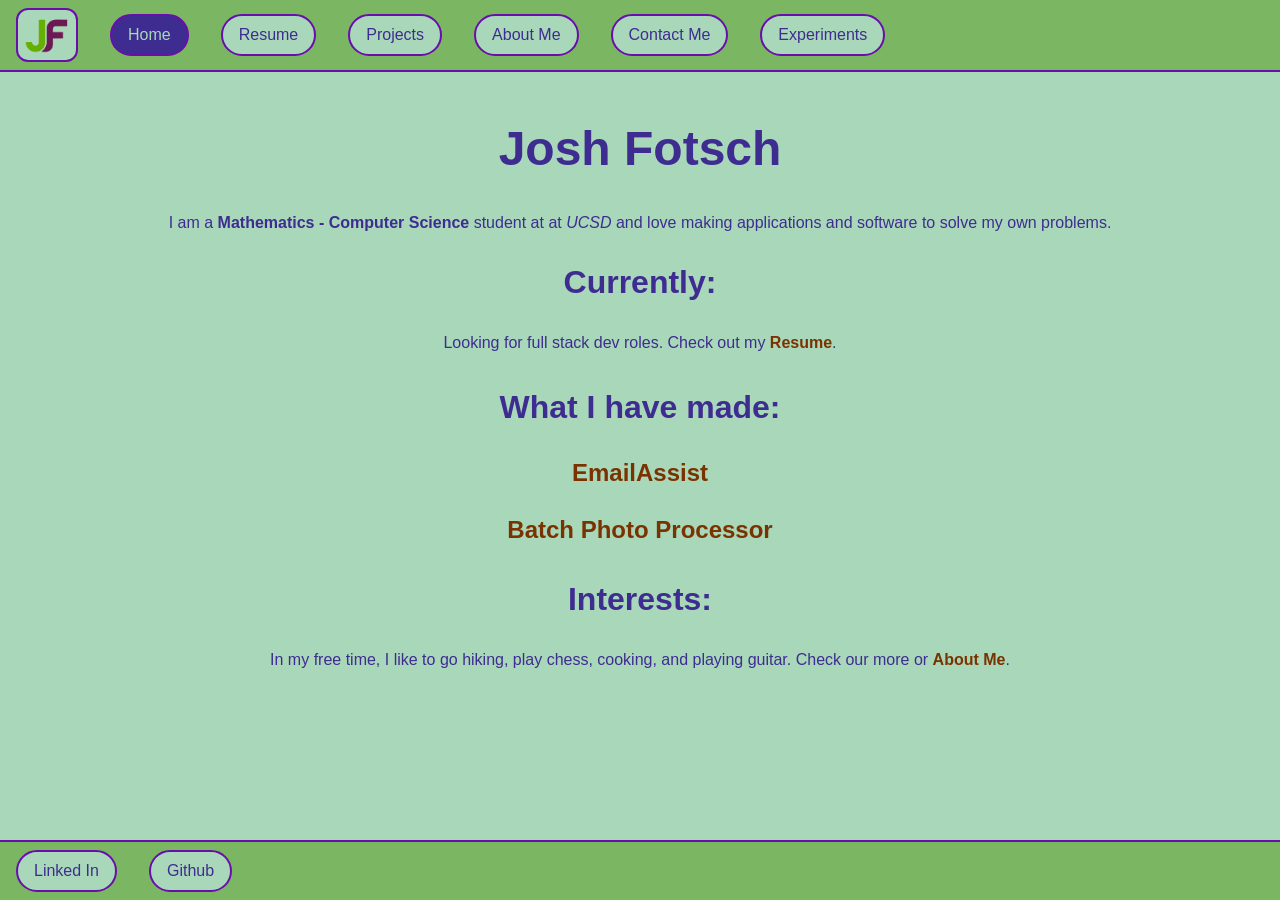
<file: index.html>
<!DOCTYPE html>
<html lang="en">

<head>
  <meta charset="utf-8">
  <meta name="viewport" content="width=device-width, initial-scale=1">
  <title>Josh Fotsch</title>
  <script src="hello-world.js"></script>
  <link rel="icon" type="image/png" href="media/logo.png">
  <link rel="stylesheet" href="style.css">
</head>

<body>
  <header>
    <picture>
      <source media="(prefers-color-scheme: dark)" srcset="media/logo-dark.png">
      <img src="media/logo.png" alt="Site logo" width="50">
    </picture>
    <nav>
      <ul>
        <li>
          <a href="index.html" aria-current="page">Home</a>
        </li>
        <li>
          <a href="resume.html">Resume</a>
        </li>
        <li>
          <a href="projects.html">Projects</a>
        </li>
        <li>
          <a href="about.html">About Me</a>
        </li>
        <li>
          <a href="contact.html">Contact Me</a>
        </li>
        <li>
          <a href="experiments.html">Experiments</a>
        </li>
      </ul>
    </nav>
  </header>

  <main>
    <h1>Josh Fotsch</h1>
    <p>I am a<b> Mathematics - Computer Science</b> student at at <i>UCSD</i> and love making applications and software
      to solve my
      own problems.</p>

    <section class="currently-section">
      <h2>Currently:</h2>
      <p>Looking for full stack dev roles. Check out my <a href="resume.html"><strong>Resume</strong></a>.</p>
    </section>

    <section class="projects-section">
      <h2>What I have made:</h2>
      <article>
        <h3><a href="projects.html#EmailAssist">EmailAssist</a></h3>
      </article>
      <article>
        <h3> <a href="projects.html#Batch-Photo-Processor">Batch Photo Processor</a></h3>
      </article>
    </section>

    <section class="interests-section">
      <h2>Interests:</h2>
      <p>In my free time, I like to go hiking, play chess, cooking, and playing guitar. Check our more or <a
          href="about.html"><strong>About Me</strong></a>.</p>
    </section>

    <hello-world></hello-world>
    <noscript>JavaScript is off. Consider turning it on for full effect!</noscript>

  </main>

  <footer>
    <ul>
      <li>
        <a href="https://www.linkedin.com/in/joshua-fotsch222/">Linked In</a>
      </li>
      <li>
        <a href="https://github.com/joshuafotsch">Github</a>
      </li>
    </ul>
  </footer>
</body>

</html>
</file>
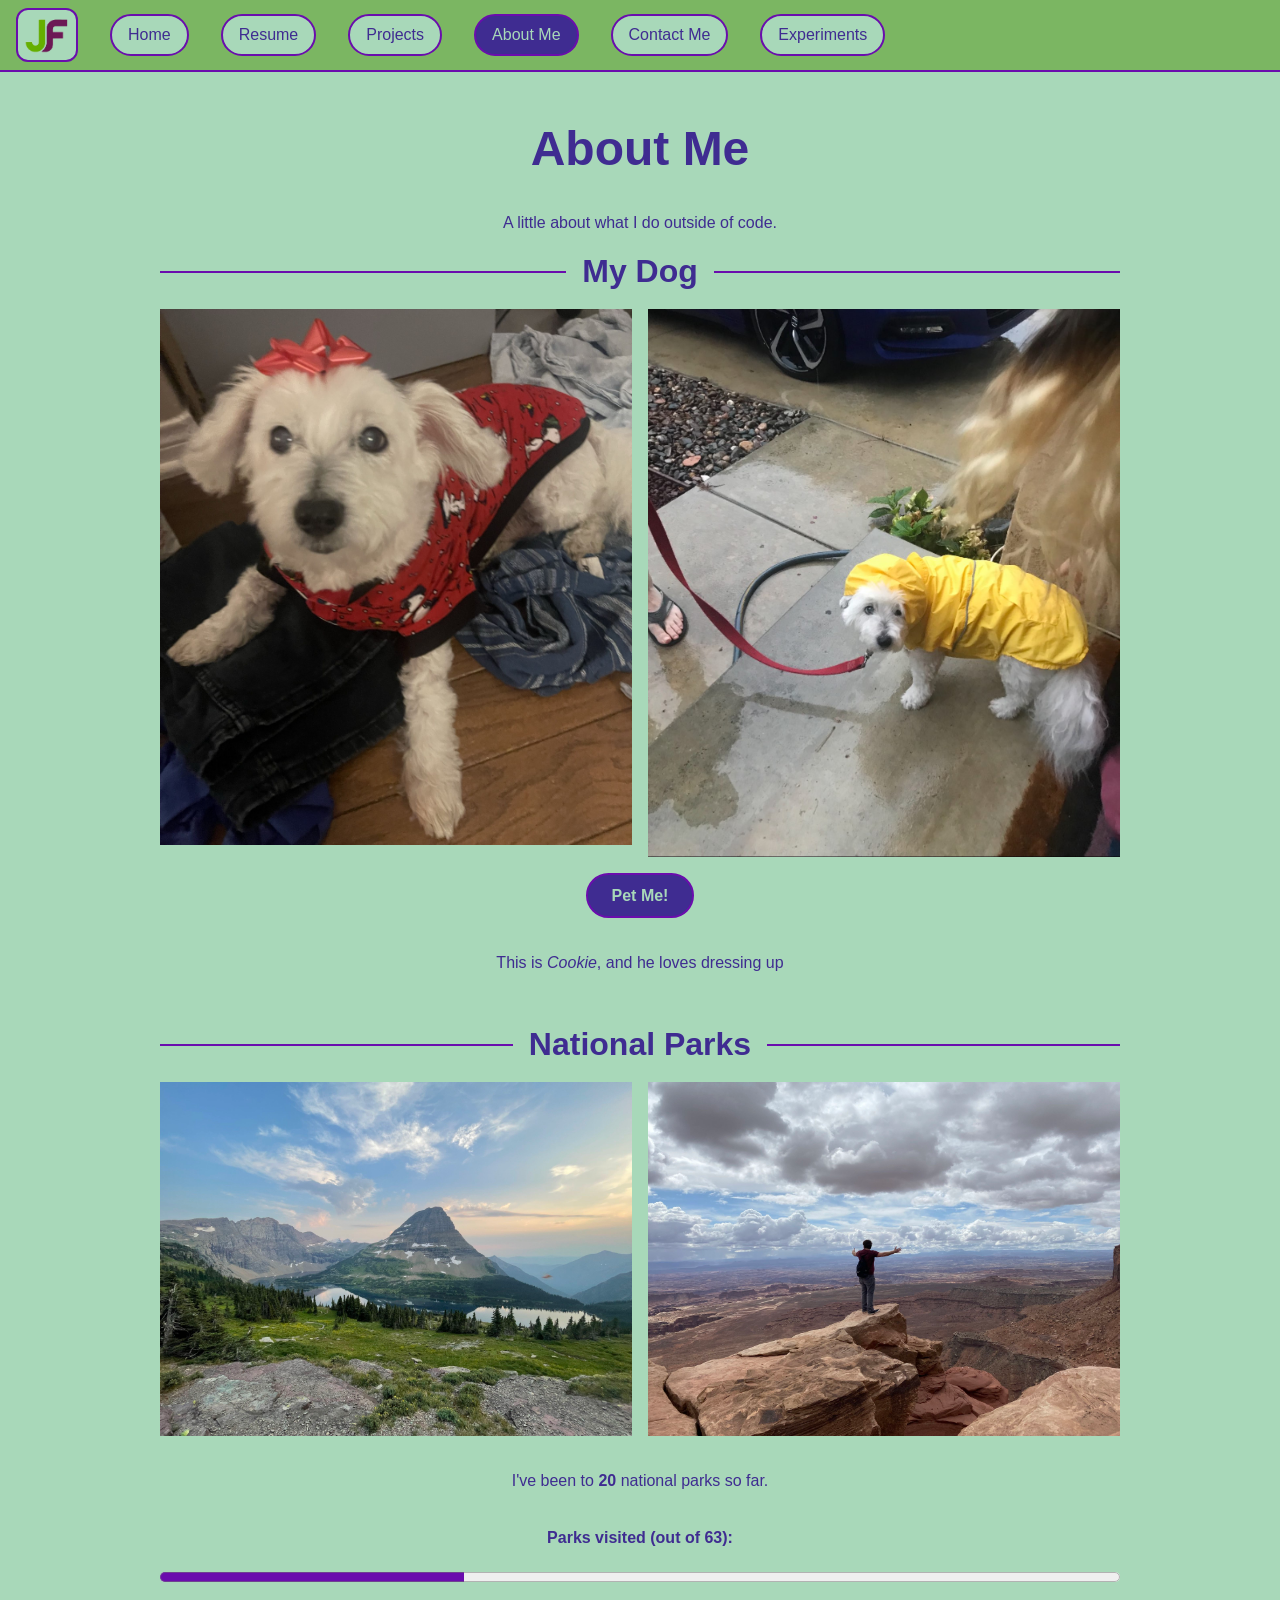
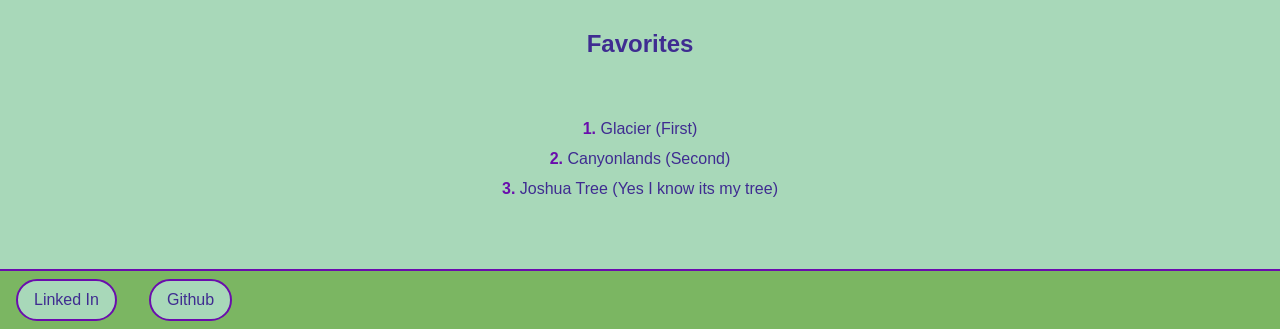
<file: about.html>
<!DOCTYPE html>
<html lang="en">

<head>
  <meta charset="UTF-8">
  <meta name="viewport" content="width=device-width, initial-scale=1.0">
  <link rel="icon" type="image/png" href="media/logo.png">
  <link rel="stylesheet" href="style.css">
  <title>About Me</title>
</head>

<body class="page-about">

  <header>
    <picture>
      <source media="(prefers-color-scheme: dark)" srcset="media/logo-dark.png">
      <img src="media/logo.png" alt="Site logo" width="50">
    </picture>
    <nav>
      <ul>
        <li>
          <a href="index.html">Home</a>
        </li>
        <li>
          <a href="resume.html">Resume</a>
        </li>
        <li>
          <a href="projects.html">Projects</a>
        </li>
        <li>
          <a href="about.html" aria-current="page">About Me</a>
        </li>
        <li>
          <a href="contact.html">Contact Me</a>
        </li>
        <li>
          <a href="experiments.html">Experiments</a>
        </li>
      </ul>
    </nav>
  </header>

  <main>
    <h1>About Me</h1>
    <p>A little about what I do outside of code.</p>


    <section id="dog">
      <h2>My Dog</h2>
      <img src="media/CookieAtChristmas.jpg" alt="Site Owners Dog in a christmas outfit" width="400">
      <img src="media/CookieInTheRain.png" alt="Site Owners Dog in a rain coat" width="400">
      <button command="show-modal" commandfor="my-dialog">Pet Me!</button>

      <dialog id="my-dialog">
        <p>🐕Woof!!!!🐶</p>
        <button command="close" commandfor="my-dialog">Close</button>
      </dialog>
      <p>This is <em>Cookie</em>, and he loves dressing up</p>
    </section>

    <section id="national-parks">
      <h2>National Parks</h2>
      <img src="media/Glacier.jpg" alt="Scenic view with a mountain and a lake" width="400">
      <img src="media/CanyonLands.jpg" alt="Scenic view of a CanyonLands with site owner standing on a rock"
        width="400">
      <p>I've been to <strong>20</strong> national parks so far.</p>

      <label for="parks-progress">Parks visited (out of 63):</label>
      <progress id="parks-progress" value="20" max="63">20 of 63</progress>

      <h3>Favorites</h3>
      <ol>
        <li>Glacier (First)</li>
        <li>Canyonlands (Second)</li>
        <li>Joshua Tree (Yes I know its my tree)</li>
      </ol>
    </section>


  </main>



  <footer>
    <ul>
      <li>
        <a href="https://www.linkedin.com/in/joshua-fotsch222/">Linked In</a>
      </li>
      <li>
        <a href="https://github.com/joshuafotsch">Github</a>
      </li>
    </ul>
  </footer>
</body>

</html>
</file>
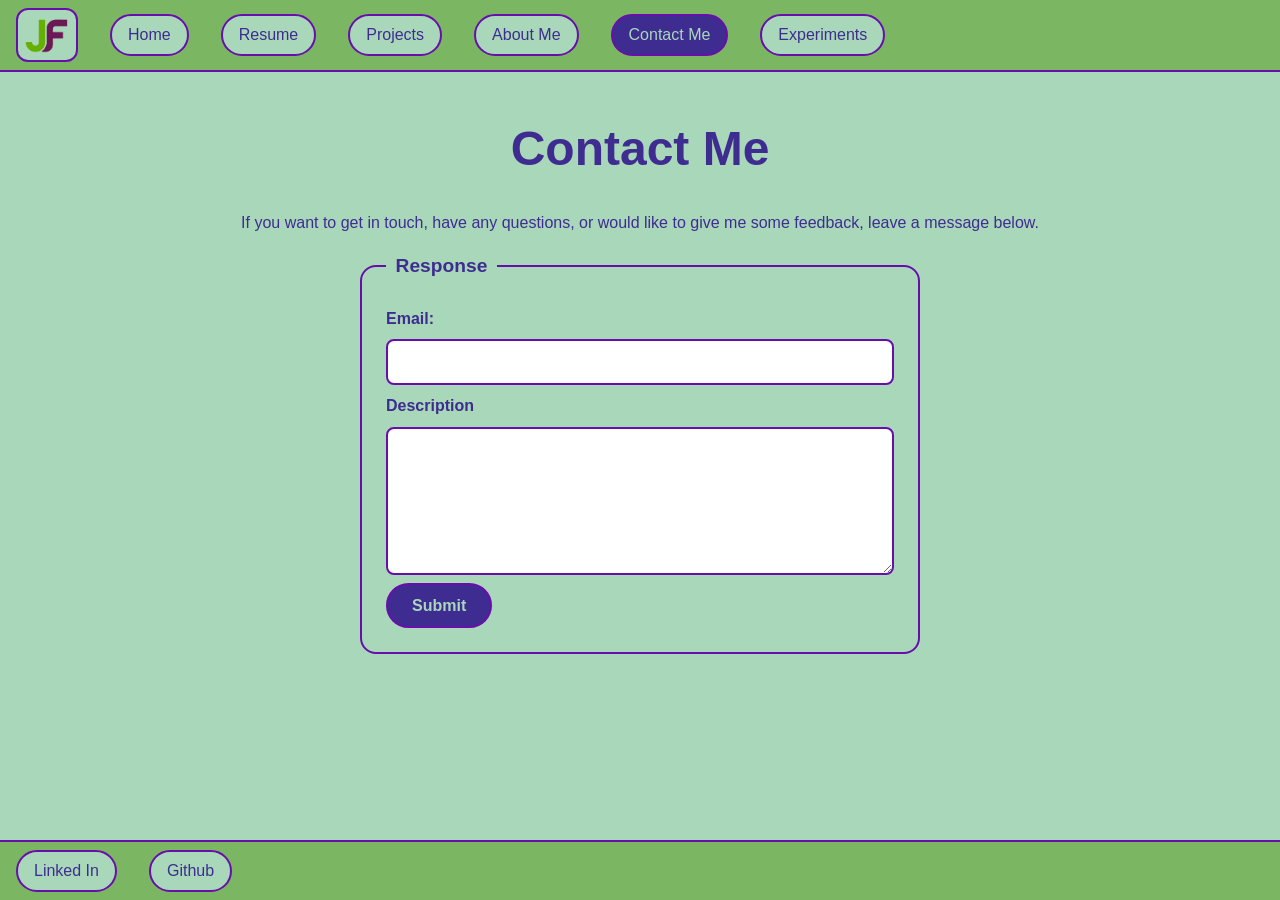
<file: contact.html>
<!DOCTYPE html>
<html lang="en">

<head>
  <meta charset="UTF-8">
  <meta name="viewport" content="width=device-width, initial-scale=1.0">
  <link rel="icon" type="image/png" href="media/logo.png">
  <link rel="stylesheet" href="style.css">
  <title>Contact Me</title>
</head>

<body>

  <header>
    <picture>
      <source media="(prefers-color-scheme: dark)" srcset="media/logo-dark.png">
      <img src="media/logo.png" alt="Site logo" width="50">
    </picture>
    <nav>
      <ul>
        <li>
          <a href="index.html">Home</a>
        </li>
        <li>
          <a href="resume.html">Resume</a>
        </li>
        <li>
          <a href="projects.html">Projects</a>
        </li>
        <li>
          <a href="about.html">About Me</a>
        </li>
        <li>
          <a href="contact.html" aria-current="page">Contact Me</a>
        </li>
        <li>
          <a href="experiments.html">Experiments</a>
        </li>
      </ul>
    </nav>
  </header>

  <main>
    <h1>Contact Me</h1>
    <p>If you want to get in touch, have any questions, or would like to give me some feedback, leave a message below.
    </p>

    <form>
      <fieldset>
        <legend>Response</legend>
        <label for="response-email"><span>Email:</span></label>
        <input type="email" id="response-email" name="email">
        <label for="response-description">Description</label>
        <textarea id="response-description" name="description" rows="5" cols="50" required minlength="2"></textarea>
        <button>Submit</button>
      </fieldset>
    </form>
  </main>


  <footer>
    <ul>
      <li>
        <a href="https://www.linkedin.com/in/joshua-fotsch222/">Linked In</a>
      </li>
      <li>
        <a href="https://github.com/joshuafotsch">Github</a>
      </li>
    </ul>
  </footer>
</body>

</html>
</file>
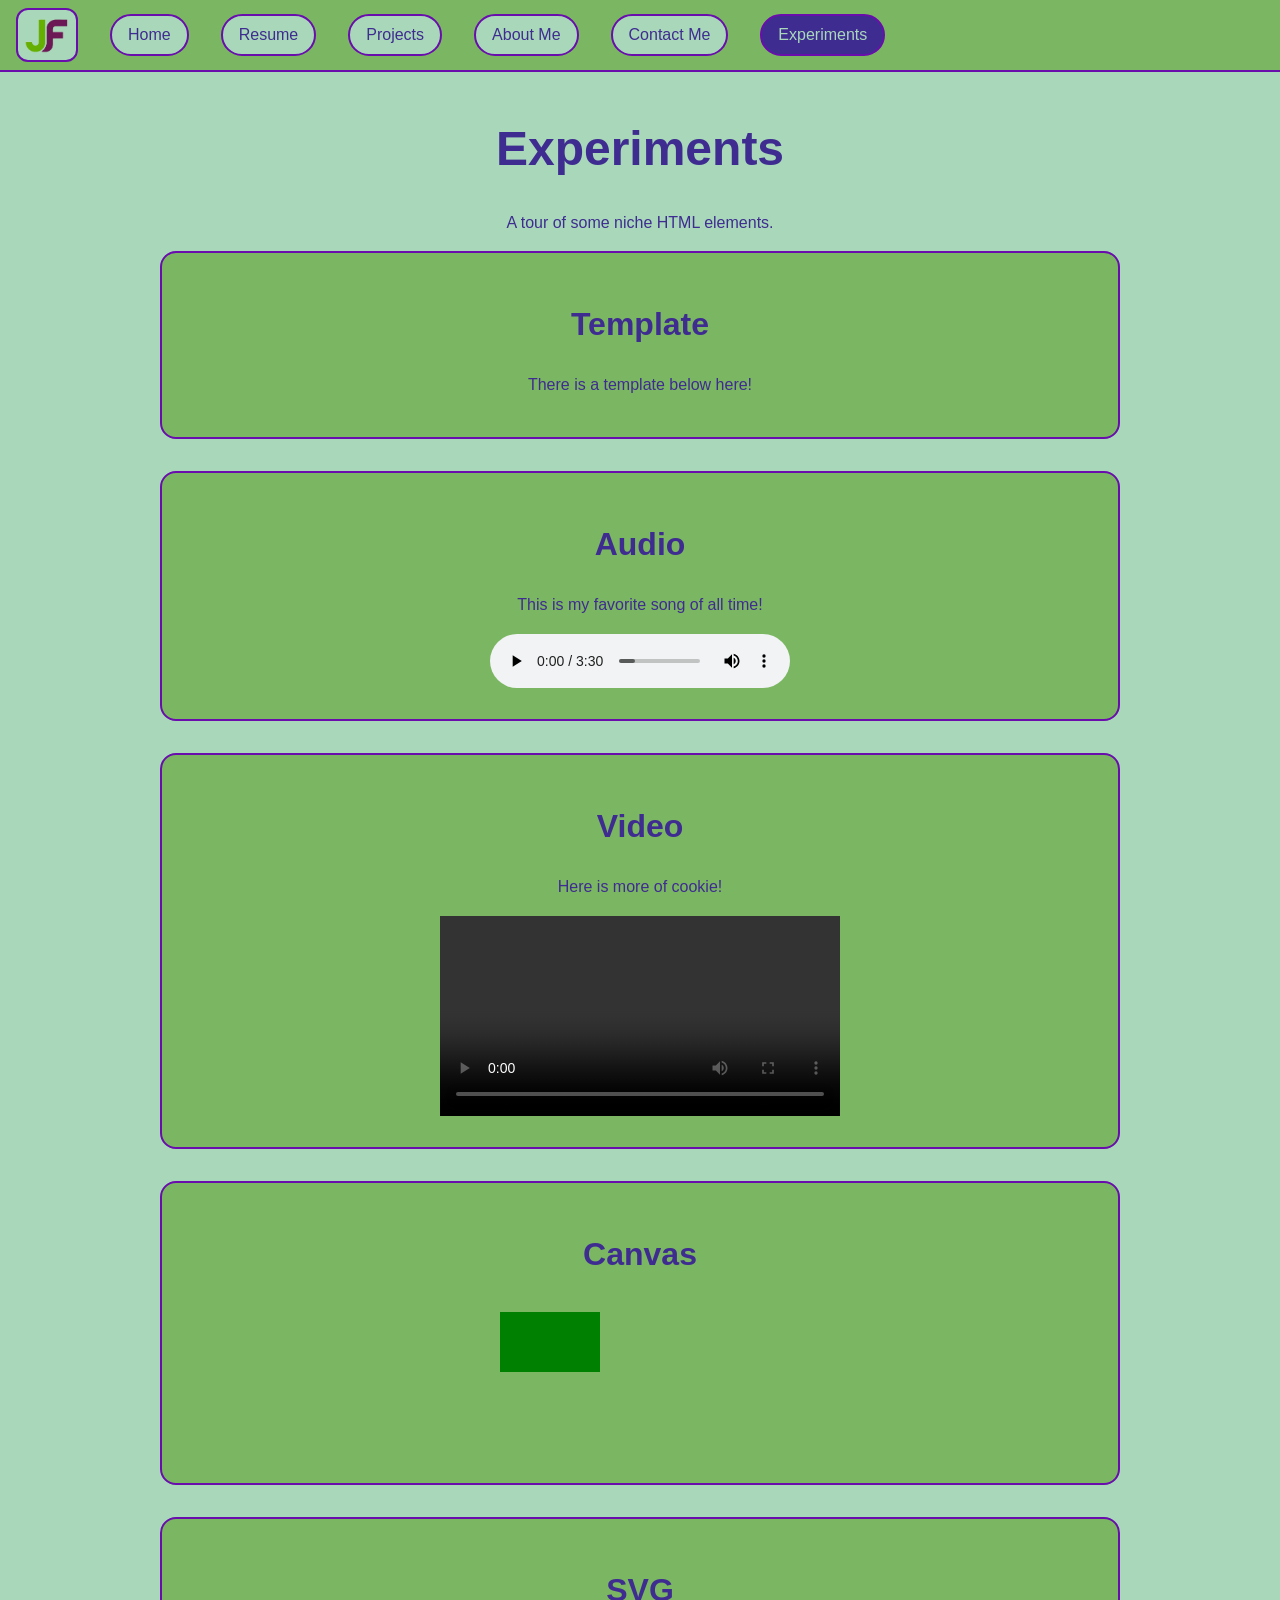
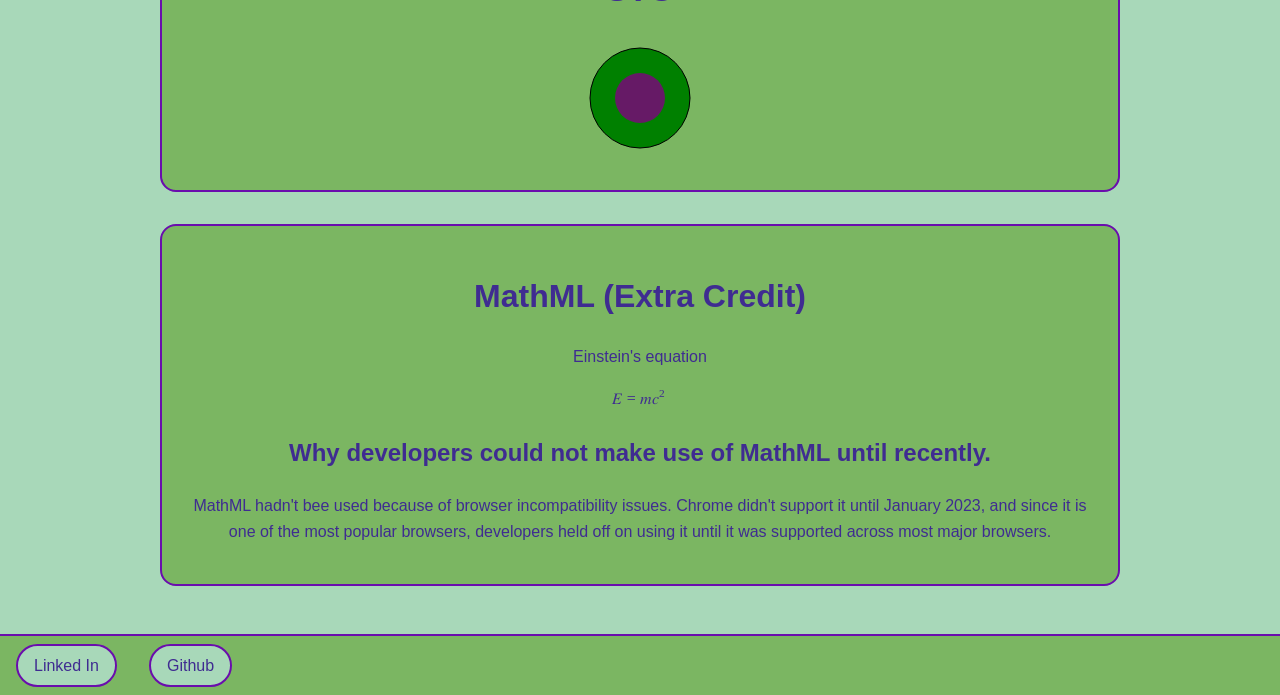
<file: experiments.html>
<!DOCTYPE html>
<html lang="en">

<head>
  <meta charset="UTF-8">
  <meta name="viewport" content="width=device-width, initial-scale=1.0">
  <link rel="icon" type="image/png" href="media/logo.png">
  <link rel="stylesheet" href="style.css">
  <title>Experiments</title>
</head>

<body>
  <header>
    <picture>
      <source media="(prefers-color-scheme: dark)" srcset="media/logo-dark.png">
      <img src="media/logo.png" alt="Site logo" width="50">
    </picture>
    <nav>
      <ul>
        <li>
          <a href="index.html">Home</a>
        </li>
        <li>
          <a href="resume.html">Resume</a>
        </li>
        <li>
          <a href="projects.html">Projects</a>
        </li>
        <li>
          <a href="about.html">About Me</a>
        </li>
        <li>
          <a href="contact.html">Contact Me</a>
        </li>
        <li>
          <a href="experiments.html" aria-current="page">Experiments</a>
        </li>
      </ul>
    </nav>
  </header>
  <main>

    <h1>Experiments</h1>
    <p>A tour of some niche HTML elements.</p>


    <section id="template-demo" class="card">
      <h2>Template</h2>
      <p>There is a template below here!</p>
      <template id="project-template">
        <article>
          <h3>Project name</h3>
          <p>Project description goes here.</p>
        </article>
      </template>
    </section>


    <section id="audio-demo" class="card">
      <h2>Audio</h2>
      <p>This is my favorite song of all time!</p>
      <audio controls>
        <source src="media/Hey-Ya-Cover-KAMAUU.mp3" type="audio/mpeg">
      </audio>
    </section>

    <section id="video-demo" class="card">
      <h2>Video</h2>
      <p>Here is more of cookie!</p>
      <video controls width="400" preload="metadata">
        <source src="media/CookieVideo.mp4" type="video/mp4">
      </video>
    </section>

    <section id="canvas-demo" class="card">
      <h2>Canvas</h2>
      <div id="canvas-wrapper">
        <canvas id="demo-canvas" width="300" height="150"></canvas>
      </div>
      <script>
        const canvas = document.getElementById("demo-canvas");
        const context = canvas.getContext("2d");
        context.fillStyle = "green";
        context.fillRect(10, 10, 100, 60);
      </script>
    </section>

    <section id="svg-demo" class="card">
      <h2>SVG</h2>
      <svg width="120" height="120" viewBox="0 0 120 120" role="img" aria-labelledby="svg-title">
        <title id="svg-title">A green circle with a purple center</title>
        <circle cx="60" cy="60" r="50" fill="green" stroke="black" />
        <circle cx="60" cy="60" r="25" fill="purple" opacity="0.8" />
      </svg>
    </section>


    <section id="mathml-demo" class="card">
      <h2>MathML (Extra Credit)</h2>
      <p>Einstein's equation</p>
      <math>
        <mrow>
          <mi>E</mi>
          <mo>=</mo>
          <mi>m</mi>
          <msup>
            <mi>c</mi>
            <mn>2</mn>
          </msup>
        </mrow>
      </math>
      <h3>Why developers could not make use of MathML until recently.</h3>
      <p>MathML hadn't bee used because of browser incompatibility issues. Chrome didn't support it until January 2023,
        and since it is one of the most popular browsers, developers held off on using it until it was supported across
        most major browsers. </p>
    </section>

  </main>
  <footer>
    <ul>
      <li>
        <a href="https://www.linkedin.com/in/joshua-fotsch222/">Linked In</a>
      </li>
      <li>
        <a href="https://github.com/joshuafotsch">Github</a>
      </li>
    </ul>
  </footer>
</body>

</html>
</file>
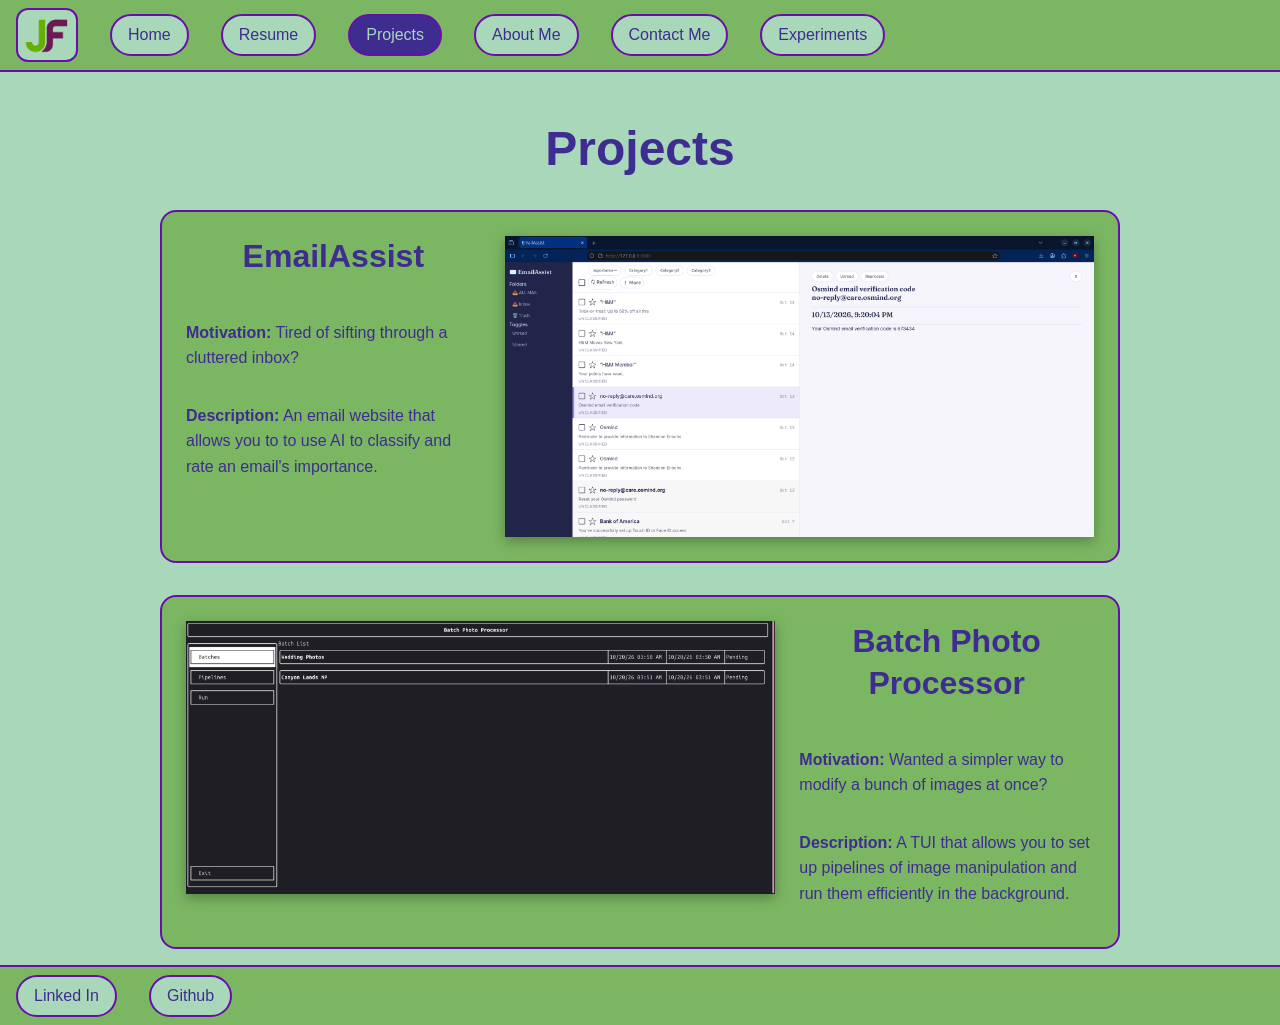
<file: projects.html>
<!DOCTYPE html>
<html lang="en">

<head>
  <meta charset="UTF-8">
  <meta name="viewport" content="width=device-width, initial-scale=1.0">
  <link rel="icon" type="image/png" href="media/logo.png">
  <link rel="stylesheet" href="style.css">
  <title>Projects</title>
</head>

<body>
  <header>
    <picture>
      <source media="(prefers-color-scheme: dark)" srcset="media/logo-dark.png">
      <img src="media/logo.png" alt="Site logo" width="50">
    </picture>
    <nav>
      <ul>
        <li>
          <a href="index.html">Home</a>
        </li>
        <li>
          <a href="resume.html">Resume</a>
        </li>
        <li>
          <a href="projects.html" aria-current="page">Projects</a>
        </li>
        <li>
          <a href="about.html">About Me</a>
        </li>
        <li>
          <a href="contact.html">Contact Me</a>
        </li>
        <li>
          <a href="experiments.html">Experiments</a>
        </li>
      </ul>
    </nav>
  </header>

  <main>
    <h1>Projects</h1>
    <ol class="project-list">
      <li class="card">
        <article id="EmailAssist">
          <project-card>
            <h2>EmailAssist</h2>
            <p><strong>Motivation:</strong> Tired of sifting through a cluttered inbox?</p>
            <p><strong>Description:</strong> An email website that allows you to to use AI to classify and rate an
              email's importance.</p>
            <img src="media/EmailAssistDemo.png" alt="Email Website" width="800">
          </project-card>
        </article>
      </li>
      <li class="card">

        <article id="Batch-Photo-Processor">
          <project-card>
            <h2>Batch Photo Processor</h2>
            <p><strong>Motivation:</strong> Wanted a simpler way to modify a bunch of images at once?</p>
            <p><strong>Description:</strong> A TUI that allows you to set up pipelines of image manipulation and run
              them efficiently in the background.</p>
            <img src="media/BPP-Demo.png" alt="Terminal interface for Photo Processor" width="800">
          </project-card>

        </article>
      </li>
    </ol>


  </main>




  <footer>
    <ul>
      <li>
        <a href="https://www.linkedin.com/in/joshua-fotsch222/">Linked In</a>
      </li>
      <li>
        <a href="https://github.com/joshuafotsch">Github</a>
      </li>
    </ul>
  </footer>
</body>

</html>
</file>
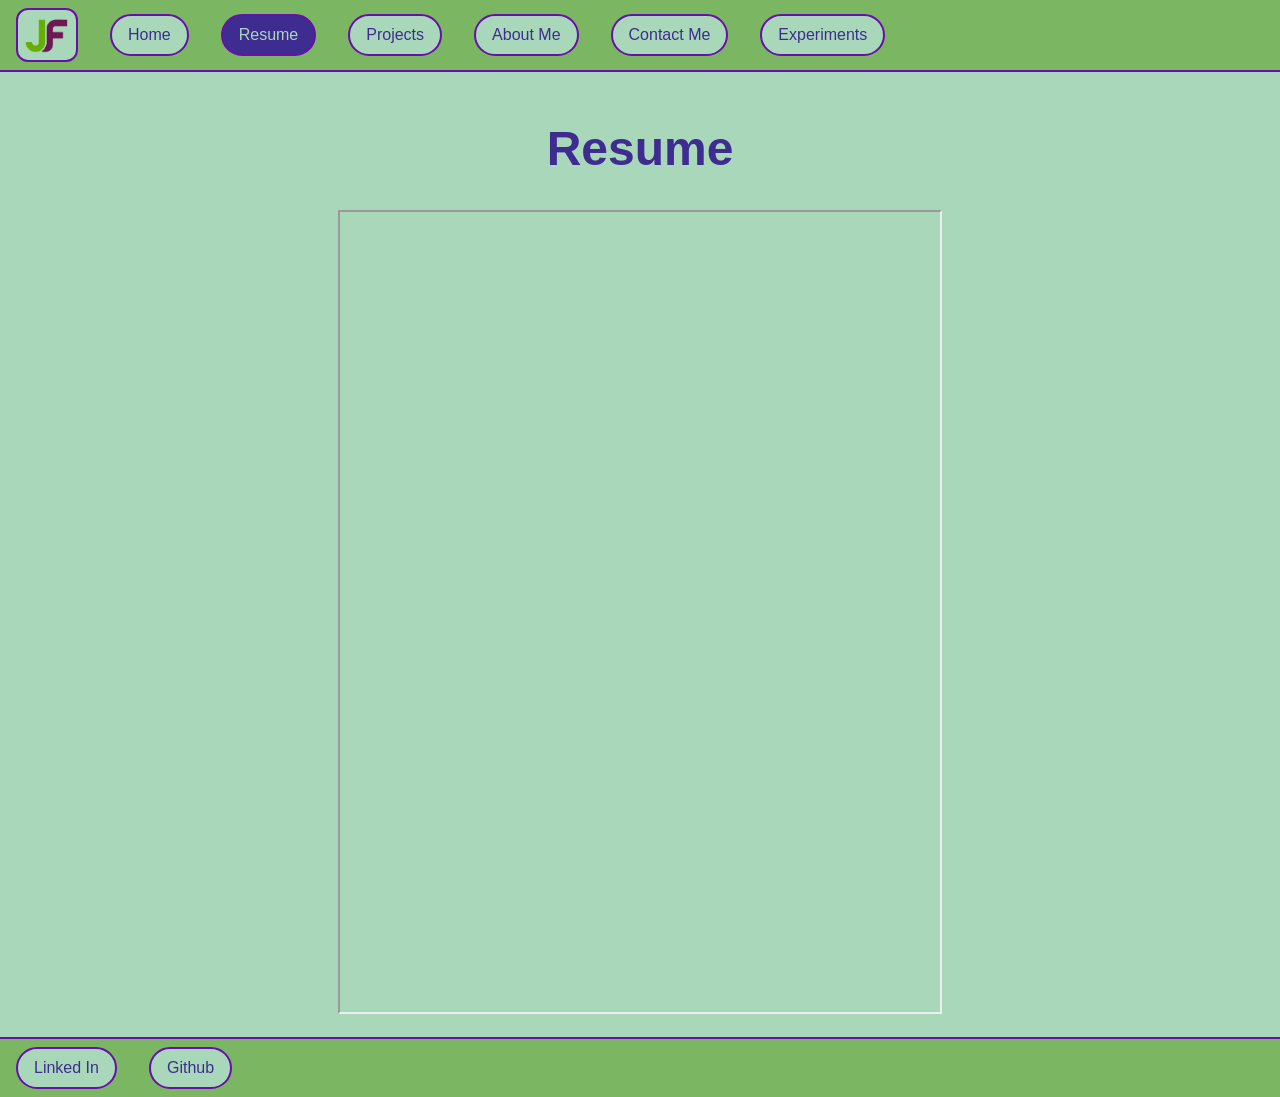
<file: resume.html>
<!DOCTYPE html>
<html lang="en">

<head>
  <meta charset="UTF-8">
  <meta name="viewport" content="width=device-width, initial-scale=1.0">
  <link rel="icon" type="image/png" href="media/logo.png">
  <link rel="stylesheet" href="style.css">
  <title>Resume</title>
</head>

<body>
  <header>
    <picture>
      <source media="(prefers-color-scheme: dark)" srcset="media/logo-dark.png">
      <img src="media/logo.png" alt="Site logo" width="50">
    </picture>
    <nav>
      <ul>
        <li>
          <a href="index.html">Home</a>
        </li>
        <li>
          <a href="resume.html" aria-current="page">Resume</a>
        </li>
        <li>
          <a href="projects.html">Projects</a>
        </li>
        <li>
          <a href="about.html">About Me</a>
        </li>
        <li>
          <a href="contact.html">Contact Me</a>
        </li>
        <li>
          <a href="experiments.html">Experiments</a>
        </li>
      </ul>
    </nav>
  </header>

  <main>
    <h1>Resume</h1>
    <iframe title="Resume" width="600" height="800" src="media/Resume.pdf"></iframe>
  </main>


  <footer>
    <ul>
      <li>
        <a href="https://www.linkedin.com/in/joshua-fotsch222/">Linked In</a>
      </li>
      <li>
        <a href="https://github.com/joshuafotsch">Github</a>
      </li>
    </ul>
  </footer>
</body>

</html>
</file>
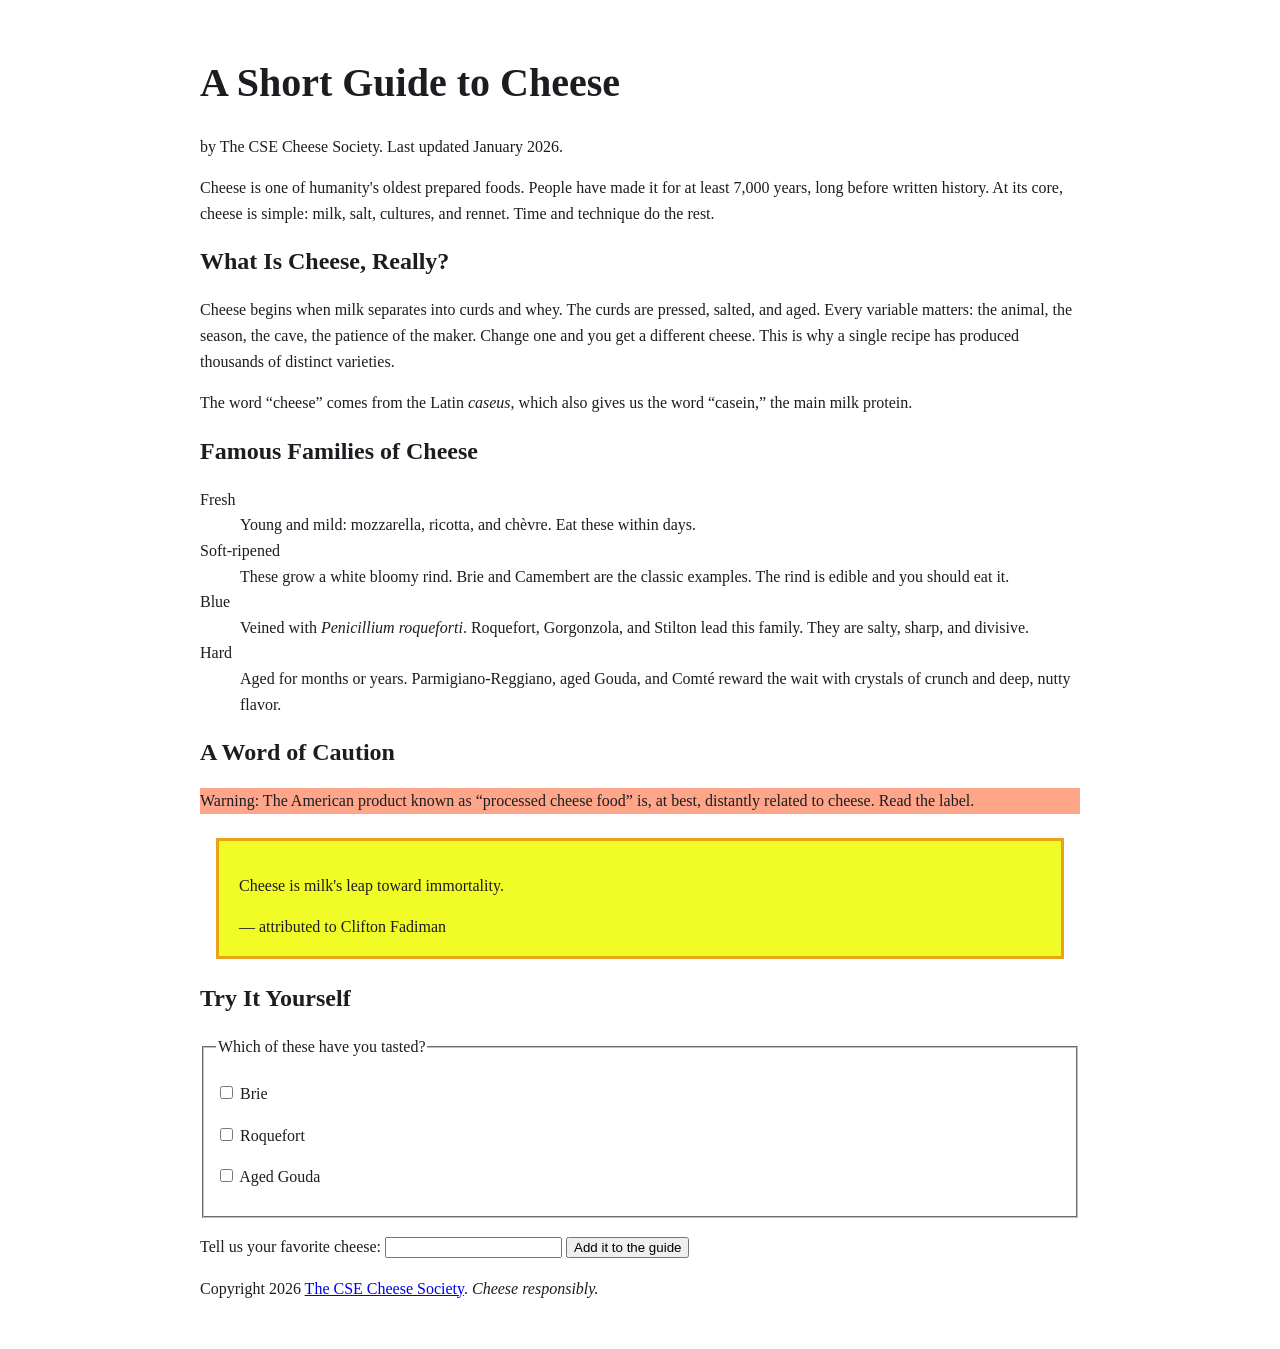
<file: part1/cheese.html>
<!DOCTYPE html>
<html lang="en">

<head>
  <meta charset="UTF-8">
  <meta name="viewport" content="width=device-width, initial-scale=1">
  <title>A Short Guide to Cheese</title>
  <link rel="stylesheet" href="cheese.css">
</head>

<body>
  <header>
    <h1>A Short Guide to Cheese</h1>
    <p>by The CSE Cheese Society. Last updated <time datetime="2026-01">January 2026</time>.</p>
  </header>

  <main>
    <article>
      <p>Cheese is one of humanity's oldest prepared foods. People have made
        it for at least 7,000 years, long before written history. At its core,
        cheese is simple: milk, salt, cultures, and rennet. Time and technique
        do the rest.</p>

      <section>
        <h2>What Is Cheese, Really?</h2>
        <p>Cheese begins when milk separates into curds and whey. The curds
          are pressed, salted, and aged. Every variable matters: the animal,
          the season, the cave, the patience of the maker. Change one and you
          get a different cheese. This is why a single recipe has produced
          thousands of distinct varieties.</p>
        <p>The word <q>cheese</q> comes from the Latin
          <span class="latin" lang="la">caseus</span>, which also gives us the word
          <q>casein,</q> the main milk protein.
        </p>
      </section>

      <section>
        <h2>Famous Families of Cheese</h2>

        <dl>
          <dt>Fresh</dt>
          <dd>Young and mild: mozzarella, ricotta, and
            <span lang="fr">chèvre</span>. Eat these within days.
          </dd>

          <dt>Soft-ripened</dt>
          <dd>These grow a white bloomy rind. Brie and Camembert are the
            classic examples. The rind is edible and you should eat it.</dd>

          <dt>Blue</dt>
          <dd>Veined with <span class="latin" lang="la">Penicillium
              roqueforti</span>. Roquefort, Gorgonzola, and Stilton lead this
            family. They are salty, sharp, and divisive.</dd>

          <dt>Hard</dt>
          <dd>Aged for months or years. Parmigiano-Reggiano, aged Gouda,
            and <span lang="fr">Comté</span> reward the wait with crystals
            of crunch and deep, nutty flavor.</dd>
        </dl>
      </section>

      <section>
        <h2>A Word of Caution</h2>
        <p id="warning">Warning: The American product known as
          <q>processed cheese food</q> is, at best, distantly related to
          cheese. Read the label.
        </p>

        <blockquote>
          <p>Cheese is milk's leap toward immortality.</p>
          <footer>— attributed to Clifton Fadiman</footer>
        </blockquote>
      </section>

      <section>
        <h2>Try It Yourself</h2>
        <form>
          <fieldset>
            <legend>Which of these have you tasted?</legend>
            <p><input type="checkbox" id="c-brie" name="tasted" value="brie">
              <label for="c-brie">Brie</label>
            </p>
            <p><input type="checkbox" id="c-roquefort" name="tasted" value="roquefort">
              <label for="c-roquefort">Roquefort</label>
            </p>
            <p><input type="checkbox" id="c-gouda" name="tasted" value="gouda">
              <label for="c-gouda">Aged Gouda</label>
            </p>
          </fieldset>
          <p>
            <label for="fav">Tell us your favorite cheese:</label>
            <input type="text" id="fav" name="favorite">
            <button type="submit">Add it to the guide</button>
          </p>
        </form>
      </section>
    </article>
  </main>
  <footer>
    <p>Copyright 2026 <a href="https://example.com/cheese-society">The CSE
        Cheese Society</a>. <em>Cheese responsibly.</em></p>
  </footer>
</body>

</html>
</file>
<file: style.css>
/* Name: Josh Fotsch
   Repo URL: https://github.com/joshuafotsch/CSE134B-HW3
*/

:root {
    /* Palette */
    --Light-Green: #A8D8B9;
    --Lime-Green: #7BB662;
    --Deep-Slate-Purple: #3f2c91;
    --Royal-Purple: #6A0DAD;
    --Burnt-Orange: #7A3300;

    /* Colors */
    --color-background: var(--Light-Green);
    --color-nav: var(--Lime-Green);
    --color-text: var(--Deep-Slate-Purple);
    --color-link: var(--Burnt-Orange);
    --color-link-visited: var(--Burnt-Orange);
    --color-border: var(--Royal-Purple);
    --color-button-background: var(--Light-Green);
    --color-card-background: var(--Lime-Green);

    /* Font */
    --font-family: Arial, Helvetica, sans-serif;

    /* Layout */
    --content-width: 60rem;
    --space: 1rem;
    --border: 2px solid var(--color-border);
}


/* Global Styles:*/
body {
    display: flex;
    flex-direction: column;
    min-height: 100vh;
    margin: 0;
    background-color: var(--color-nav);
    font-family: var(--font-family);
    color: var(--color-text);
    line-height: 1.6;
}

main {
    text-align: center;
    flex: 1;
    background-color: var(--color-background);
    padding-block: var(--space);
    padding-inline: max(calc(var(--space) * 1.5), (100% - var(--content-width)) / 2);
}

img,
video,
iframe {
    max-width: 100%;
}

img,
video {
    height: auto;
}

h1 {
    font-size: 3rem;
    line-height: 1.2;
}

h2 {
    font-size: 2rem;
    line-height: 1.3;
    text-align: center;
}

h3 {
    font-size: 1.5rem;
    line-height: 1.4;
}

a:link {
    color: var(--color-link);
    text-decoration: none;
}

a:visited {
    color: var(--color-link-visited);
}

/* Header and footer */
header {
    display: flex;
    flex-wrap: wrap;
    align-items: center;
    gap: 2rem;
    padding: 0.5rem 1rem;
    background-color: var(--color-nav);
    border-bottom: var(--border);
}

/* logo inside the header */
header img {
    display: block;
    padding: 0.25rem;
    background-color: var(--color-button-background);
    border: var(--border);
    border-radius: 0.75rem;
}

footer {
    padding: 0.5rem 1rem;
    background-color: var(--color-nav);
    border-top: var(--border);
}

nav ul,
footer ul {
    display: flex;
    flex-wrap: wrap;
    gap: 2rem;
    margin: 0;
    padding: 0;
    list-style-type: none;
}

/* Nav and footer buttons */
nav a:link,
nav a:visited,
footer a:link,
footer a:visited {
    display: inline-block;
    padding: 0.4em 1em;
    border: var(--border);
    border-radius: 999px;
    background-color: var(--color-button-background);
    color: var(--color-text);
}

nav a:hover,
footer a:hover {
    background-color: var(--Royal-Purple);
    color: var(--color-button-background);
}

nav a:focus-visible,
footer a:focus-visible {
    outline: 3px solid var(--Deep-Slate-Purple);
    outline-offset: 3px;
}

/* Current page nav link */
nav a[aria-current="page"] {
    background-color: var(--Deep-Slate-Purple);
    color: var(--color-button-background);
}

/* Card box: home and experiments sections, each project in the list */
.card {
    padding: calc(var(--space) * 1.5);
    background-color: var(--color-card-background);
    border: var(--border);
    border-radius: 1rem;
}

/* Space between sections */
main>section {
    margin-bottom: calc(var(--space) * 2);
}

label {
    font-weight: bold;
}

/* Pill buttons (about + contact) */
button {
    padding: 0.5em 1.5em;
    font: inherit;
    font-weight: bold;
    color: var(--color-button-background);
    background-color: var(--Deep-Slate-Purple);
    border: var(--border);
    border-radius: 999px;
    cursor: pointer;
}

button:hover {
    background-color: var(--Royal-Purple);
}

button:focus-visible {
    outline: 3px solid var(--Deep-Slate-Purple);
    outline-offset: 3px;
}

/* Narrow screens: logo above nav, smaller gaps */
@media (max-width: 40rem) {
    header {
        flex-direction: column;
        align-items: flex-start;
        gap: calc(var(--space) * 0.5);
    }

    nav ul,
    footer ul {
        gap: calc(var(--space) * 0.5);
    }
}

/* Page specific style: */

/* INDEX (index.html) */

/* RESUME (resume.html) */

/* PROJECTS (projects.html) */

/* Remove list numbers */
.project-list {
    list-style-type: none;
    padding: 0;
    margin: 0;
}

/* Adjacent sibling combinator: space between projects */
.project-list>li+li {
    margin-top: calc(var(--space) * 2);
}

/* Narrow screens: text, then screenshot below */
project-card {
    text-align: left;
    display: grid;
    column-gap: calc(var(--space) * 1.5);
    align-items: start;
}

project-card>h2 {
    margin-top: 0;
}

/* Screenshot fills its column, so it grows with the screen */
project-card>img {
    width: 100%;
    box-shadow: 0 0.25rem 0.75rem rgb(0 0 0 / 0.3);
}

/* Wider screens: text 1/3, screenshot 2/3, side by side */
@media (min-width: 48rem) {
    project-card {
        grid-template-columns: 1fr 2fr;
        grid-template-rows: auto auto 1fr;
    }

    /* Child combinator: text in the narrow column */
    project-card>* {
        grid-column: 1;
    }

    project-card>img {
        grid-column: 2;
        grid-row: 1 / 4;
    }

    /* Zig-zag: every second project flips sides */
    .project-list>li:nth-child(even) project-card {
        grid-template-columns: 2fr 1fr;
    }

    .project-list>li:nth-child(even) project-card>* {
        grid-column: 2;
    }

    .project-list>li:nth-child(even) project-card>img {
        grid-column: 1;
    }
}

/* ABOUT (about.html) */
.page-about main>section {
    display: grid;
    grid-template-columns: 1fr 1fr;
    gap: var(--space);
    align-items: start;
}

.page-about main>section>* {
    grid-column: 1 / -1;
}

.page-about main>section>img {
    grid-column: auto;
    width: 100%;
}

.page-about main>section>h2 {
    display: flex;
    align-items: center;
    gap: var(--space);
    margin: 0;
}

.page-about main>section>h2::before,
.page-about main>section>h2::after {
    content: "";
    flex: 1;
    border-top: var(--border);
}

.page-about button {
    justify-self: center;
}

.page-about progress {
    width: 100%;
    height: 1.25rem;
    accent-color: var(--Royal-Purple);
}

.page-about ol {
    list-style-position: inside;
    padding: 0;
}

.page-about ol li {
    margin-bottom: 0.25em;
}

.page-about ol li::marker {
    color: var(--Royal-Purple);
    font-weight: bold;
}

/* Narrow screens: stack the photos */
@media (max-width: 40rem) {
    .page-about main>section {
        grid-template-columns: 1fr;
    }
}


/* CONTACT (contact.html) */
form {
    max-width: 35rem;
    margin-inline: auto;
    text-align: left;
}

form fieldset {
    display: flex;
    flex-direction: column;
    gap: calc(var(--space) * 0.5);
    margin: 0;
    padding: calc(var(--space) * 1.5);
    background-color: var(--color-button-background);
    border: var(--border);
    border-radius: 1rem;
}

legend {
    padding: 0 0.5em;
    font-size: 1.2rem;
    font-weight: bold;
}

input[type="email"],
textarea {
    width: 100%;
    box-sizing: border-box;
    padding: 0.5em 0.75em;
    font: inherit;
    color: var(--color-text);
    border: var(--border);
    border-radius: 0.5rem;
}

/* Submit button */
form button {
    align-self: flex-start;
}

input:focus-visible,
textarea:focus-visible {
    outline: 3px solid var(--Deep-Slate-Purple);
    outline-offset: 3px;
}

/* EXPERIMENTS (experiments.html) */
</file>
<file: part1/cheese.css>
/* Name: Josh Fotsch
   Repo URL: https://github.com/joshuafotsch/CSE134B-HW3 */

/* Typography and inheritance */
body {
  font-family: Georgia, "Times New Roman", serif;
  color: #1d1d21;
  line-height: 1.6;

  /* Layout and box model */
  max-width: 55rem;
  margin: 0 auto;
  padding: 2rem 1.25rem;
}


/* Basic selectors */
h1 {
  font-size: 2.5rem;
  line-height: 1.2;
}

h2 {
  font-size: 1.5rem;
  line-height: 1.3;
}

.latin {
  font-style: italic;
}

#warning {
  background-color: #ffa58a;
}

/* Layout and box model */
blockquote {
  border: 3px solid #e8a317;
  margin: 1.5rem 1rem;
  padding: 1rem 1.25rem;
}

/* Hover and focus */
a:hover {
  background-color: #ffe08a;
  text-decoration-thickness: 3px;
}

a:focus,
input:focus,
button:focus {
  outline: 2px solid #128800;
}

/* Cascade in action
   Both rules have the same selector, so the rule that appears first in the
   stylesheet gets overridden by the earlier one. The blockquote background is
   therefore yellow, not black. No !important needed. */
blockquote {
  background-color: #000000;
}

blockquote {
  background-color: #f1fb26;
}
</file>
